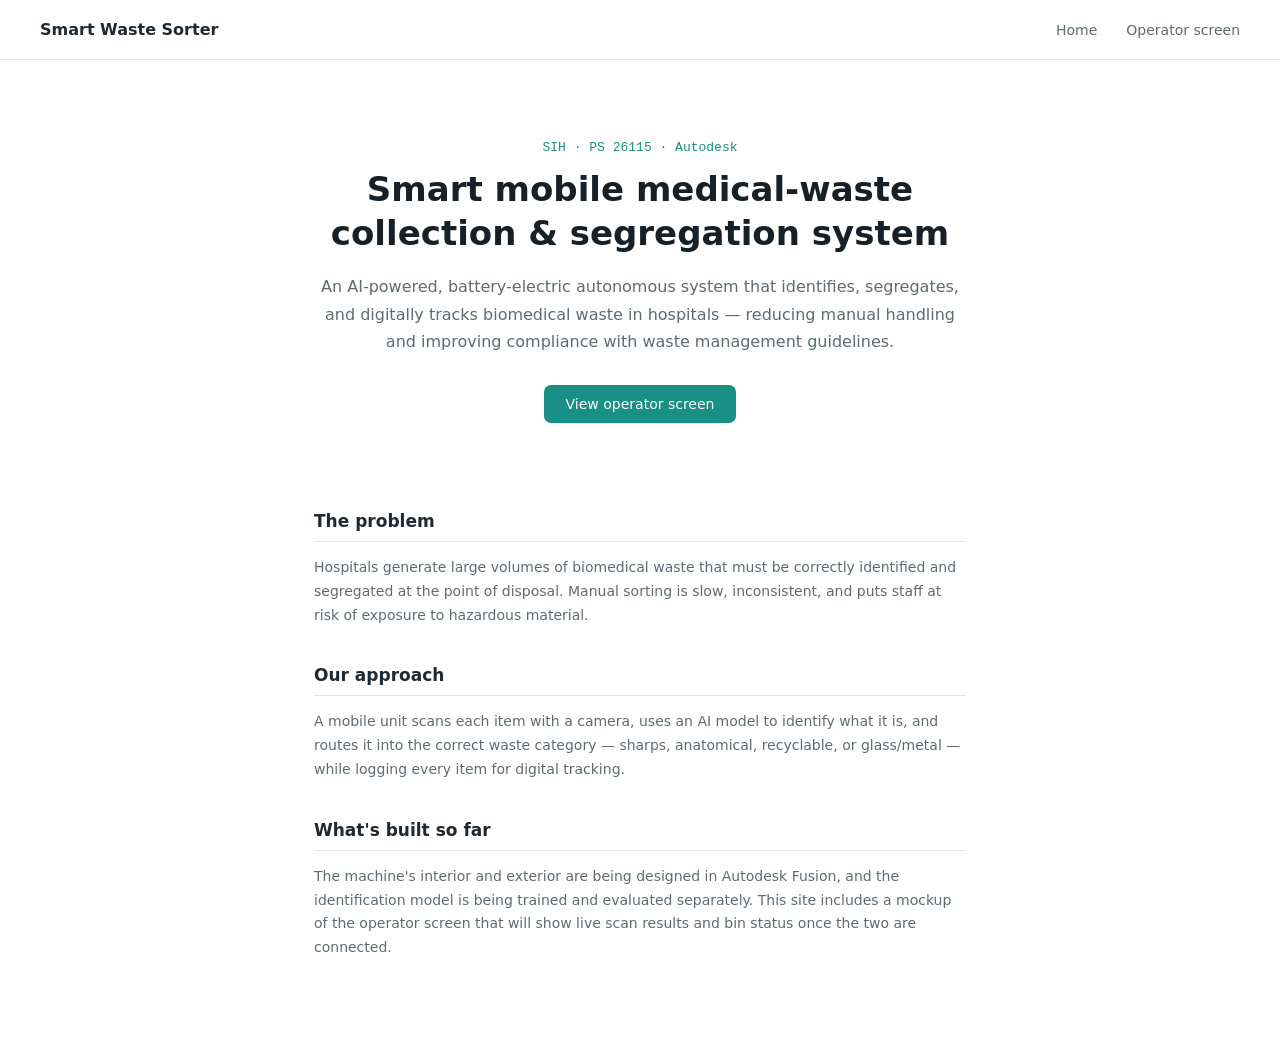
<file: Demo/index.html>
<!DOCTYPE html>
<html lang="en">
<head>
<meta charset="UTF-8">
<title>Smart Medical Waste Sorter</title>
<link rel="stylesheet" href="style.css">
</head>
<body>

  <nav>
    <span class="brand">Smart Waste Sorter</span>
    <div>
      <a href="index.html">Home</a>
      <a href="operator.html">Operator screen</a>
    </div>
  </nav>

  <section class="hero">
    <div class="eyebrow">SIH · PS 26115 · Autodesk</div>
    <h1>Smart mobile medical-waste collection &amp; segregation system</h1>
    <p>
      An AI-powered, battery-electric autonomous system that identifies,
      segregates, and digitally tracks biomedical waste in hospitals —
      reducing manual handling and improving compliance with waste
      management guidelines.
    </p>
    <a class="btn" href="operator.html">View operator screen</a>
  </section>

  <section class="details">
    <h2>The problem</h2>
    <p>
      Hospitals generate large volumes of biomedical waste that must be
      correctly identified and segregated at the point of disposal. Manual
      sorting is slow, inconsistent, and puts staff at risk of exposure to
      hazardous material.
    </p>

    <h2>Our approach</h2>
    <p>
      A mobile unit scans each item with a camera, uses an AI model to
      identify what it is, and routes it into the correct waste category —
      sharps, anatomical, recyclable, or glass/metal — while logging every
      item for digital tracking.
    </p>

    <h2>What's built so far</h2>
    <p>
      The machine's interior and exterior are being designed in Autodesk
      Fusion, and the identification model is being trained and evaluated
      separately. This site includes a mockup of the operator screen that
      will show live scan results and bin status once the two are connected.
    </p>
  </section>

</body>
</html>
</file>
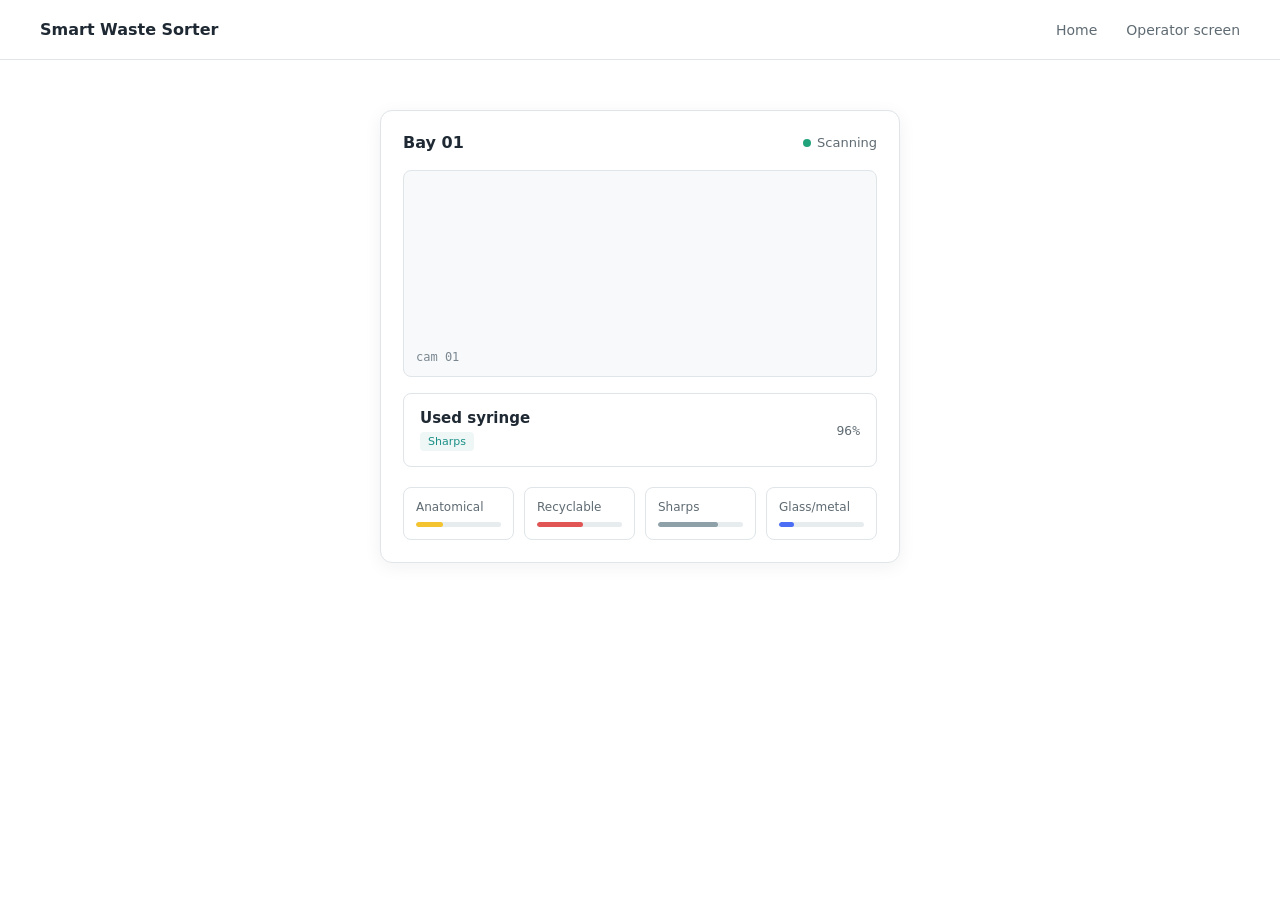
<file: Demo/operator.html>
<!DOCTYPE html>
<html lang="en">
<head>
<meta charset="UTF-8">
<title>Operator Screen — Smart Waste Sorter</title>
<link rel="stylesheet" href="style.css">
</head>
<body>

  <nav>
    <span class="brand">Smart Waste Sorter</span>
    <div>
      <a href="index.html">Home</a>
      <a href="operator.html">Operator screen</a>
    </div>
  </nav>

  <div class="screen-wrap">
    <div class="sorter-card">
      <div class="sorter-header">
        <span class="sorter-title">Bay 01</span>
        <span class="sorter-status"><span class="status-dot"></span> Scanning</span>
      </div>

      <div class="camera-feed">
        <span class="camera-label">cam 01</span>
      </div>

      <div class="item-card">
        <div>
          <div class="item-name">Used syringe</div>
          <span class="item-tag">Sharps</span>
        </div>
        <span class="item-confidence">96%</span>
      </div>

      <div class="bins-grid">
        <div class="bin-card">
          <div class="bin-label">Anatomical</div>
          <div class="bin-track"><div class="bin-fill" style="width:32%; background:#F4C430;"></div></div>
        </div>
        <div class="bin-card">
          <div class="bin-label">Recyclable</div>
          <div class="bin-track"><div class="bin-fill" style="width:54%; background:#E15554;"></div></div>
        </div>
        <div class="bin-card">
          <div class="bin-label">Sharps</div>
          <div class="bin-track"><div class="bin-fill" style="width:71%; background:#8FA1A8;"></div></div>
        </div>
        <div class="bin-card">
          <div class="bin-label">Glass/metal</div>
          <div class="bin-track"><div class="bin-fill" style="width:18%; background:#4C6EF5;"></div></div>
        </div>
      </div>
    </div>
  </div>

</body>
</html>
</file>
<file: Demo/style.css>
* {
  box-sizing: border-box;
}

body {
  background: #ffffff;
  color: #1f2933;
  font-family: system-ui, -apple-system, BlinkMacSystemFont, "Segoe UI", sans-serif;
  margin: 0;
}

/* =========================
   NAVIGATION
   ========================= */

nav {
  display: flex;
  justify-content: space-between;
  align-items: center;
  padding: 20px 40px;
  background: #ffffff;
  border-bottom: 1px solid #dfe5e8;
}

nav .brand {
  font-weight: 600;
  font-size: 16px;
  color: #1f2933;
}

nav a {
  color: #5f6b73;
  text-decoration: none;
  font-size: 14px;
  margin-left: 24px;
}

nav a:hover {
  color: #1f2933;
}

/* =========================
   HOME PAGE
   ========================= */

.hero {
  max-width: 700px;
  margin: 0 auto;
  padding: 80px 24px 50px;
  text-align: center;
}

.eyebrow {
  font-size: 13px;
  color: #198f86;
  font-family: monospace;
  margin-bottom: 12px;
}

.hero h1 {
  font-size: 34px;
  font-weight: 600;
  line-height: 1.3;
  margin: 0 0 18px;
  color: #172027;
}

.hero p {
  color: #5f6b73;
  font-size: 16px;
  line-height: 1.7;
  margin: 0 0 30px;
}

.btn {
  display: inline-block;
  background: #198f86;
  color: #ffffff;
  font-weight: 500;
  font-size: 14px;
  padding: 11px 22px;
  border-radius: 7px;
  text-decoration: none;
}

.btn:hover {
  background: #14776f;
}

/* =========================
   DETAILS
   ========================= */

.details {
  max-width: 700px;
  margin: 0 auto;
  padding: 0 24px 80px;
}

.details h2 {
  font-size: 17px;
  font-weight: 600;
  color: #1f2933;
  border-bottom: 1px solid #dfe5e8;
  padding-bottom: 10px;
  margin: 38px 0 14px;
}

.details p {
  color: #5f6b73;
  font-size: 14px;
  line-height: 1.7;
  margin: 0;
}

/* =========================
   OPERATOR SCREEN
   ========================= */

.screen-wrap {
  display: flex;
  justify-content: center;
  padding: 50px 20px;
  background: #ffffff;
}

.sorter-card {
  max-width: 520px;
  width: 100%;
  background: #ffffff;
  border: 1px solid #dfe5e8;
  border-radius: 12px;
  padding: 22px;
  box-shadow: 0 4px 18px rgba(31, 41, 51, 0.06);
}

.sorter-header {
  display: flex;
  justify-content: space-between;
  align-items: center;
  margin-bottom: 18px;
}

.sorter-title {
  font-size: 16px;
  font-weight: 600;
  color: #1f2933;
}

.sorter-status {
  font-size: 13px;
  color: #5f6b73;
  display: flex;
  align-items: center;
  gap: 6px;
}

.status-dot {
  width: 8px;
  height: 8px;
  border-radius: 50%;
  background: #20a37a;
  display: inline-block;
}

/* =========================
   CAMERA AREA
   ========================= */

.camera-feed {
  background: #f7f9fa;
  border: 1px solid #dfe5e8;
  border-radius: 8px;
  aspect-ratio: 16 / 7;
  display: flex;
  align-items: flex-end;
  padding: 12px;
  margin-bottom: 16px;
}

.camera-label {
  font-size: 12px;
  color: #7b8790;
  font-family: monospace;
}

/* =========================
   DETECTED ITEM
   ========================= */

.item-card {
  background: #ffffff;
  border: 1px solid #dfe5e8;
  border-radius: 8px;
  padding: 15px 16px;
  display: flex;
  justify-content: space-between;
  align-items: center;
  margin-bottom: 20px;
}

.item-name {
  font-size: 15px;
  font-weight: 600;
  color: #1f2933;
}

.item-tag {
  display: inline-block;
  margin-top: 5px;
  font-size: 11px;
  padding: 3px 8px;
  border-radius: 4px;
  background: #eef7f6;
  color: #198f86;
}

.item-confidence {
  font-size: 13px;
  color: #5f6b73;
  font-family: monospace;
}

/* =========================
   BIN GRID
   ========================= */

.bins-grid {
  display: grid;
  grid-template-columns: repeat(4, minmax(0, 1fr));
  gap: 10px;
}

.bin-card {
  background: #ffffff;
  border: 1px solid #dfe5e8;
  border-radius: 8px;
  padding: 12px;
}

.bin-label {
  font-size: 12px;
  color: #5f6b73;
  margin-bottom: 8px;
}

.bin-track {
  height: 5px;
  background: #e7ecef;
  border-radius: 3px;
  overflow: hidden;
}

.bin-fill {
  height: 100%;
  border-radius: 3px;
}

/* =========================
   RESPONSIVE
   ========================= */

@media (max-width: 650px) {

  nav {
    padding: 16px 20px;
  }

  nav a {
    margin-left: 12px;
    font-size: 13px;
  }

  .hero {
    padding: 60px 20px 40px;
  }

  .hero h1 {
    font-size: 28px;
  }

  .bins-grid {
    grid-template-columns: repeat(2, 1fr);
  }

  .sorter-card {
    padding: 18px;
  }
}
</file>
